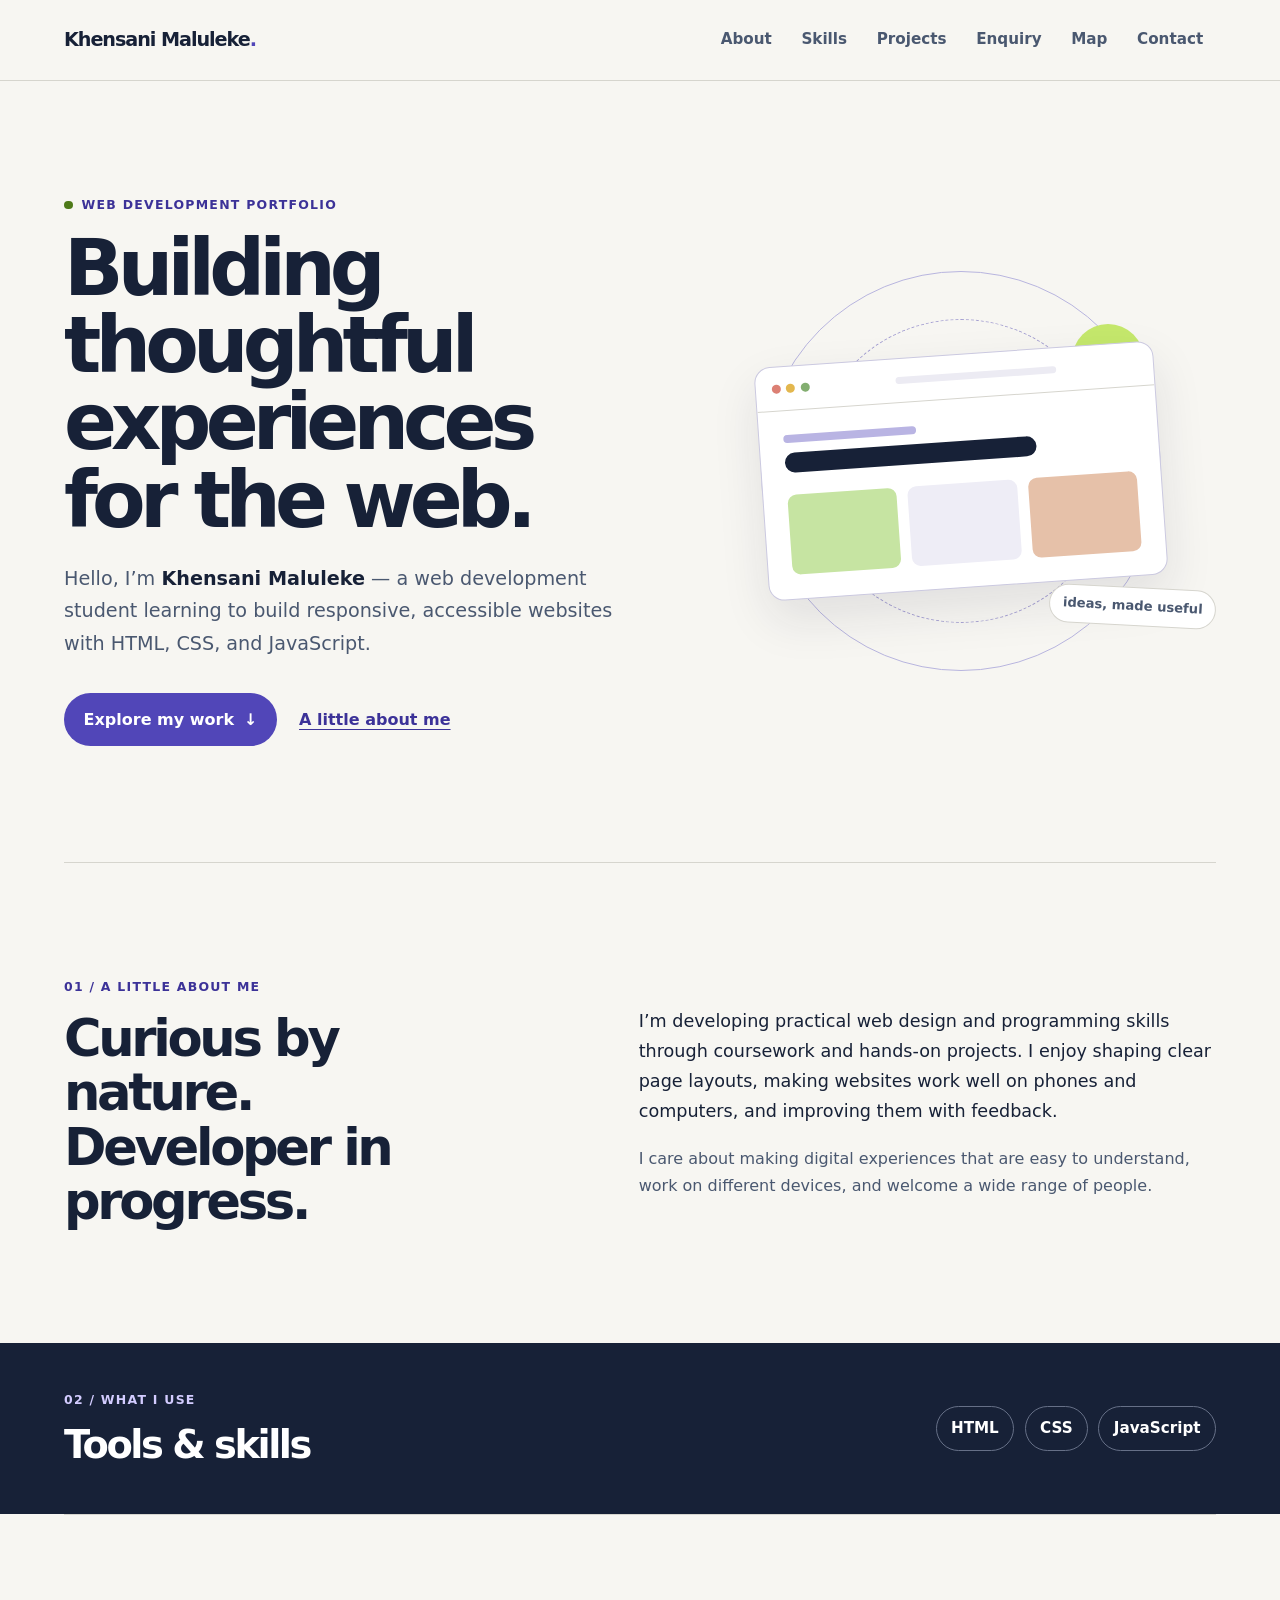
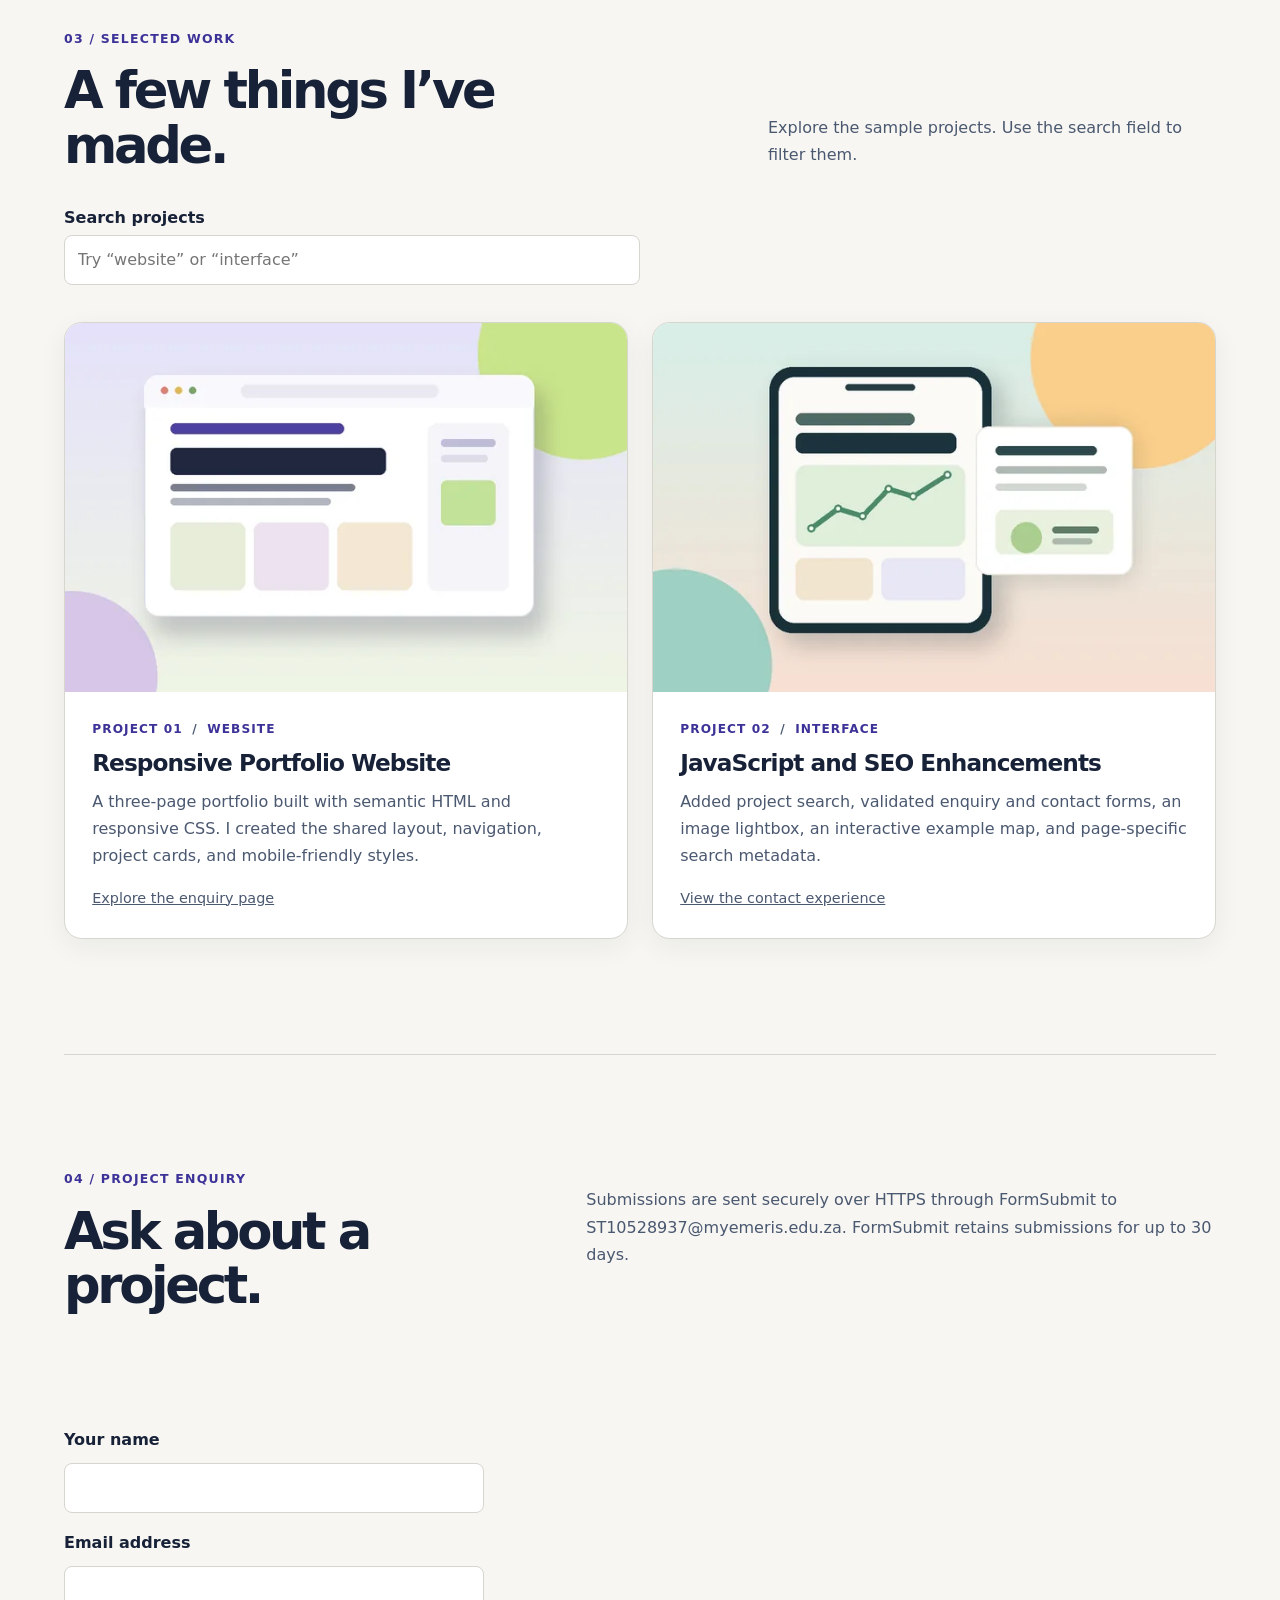
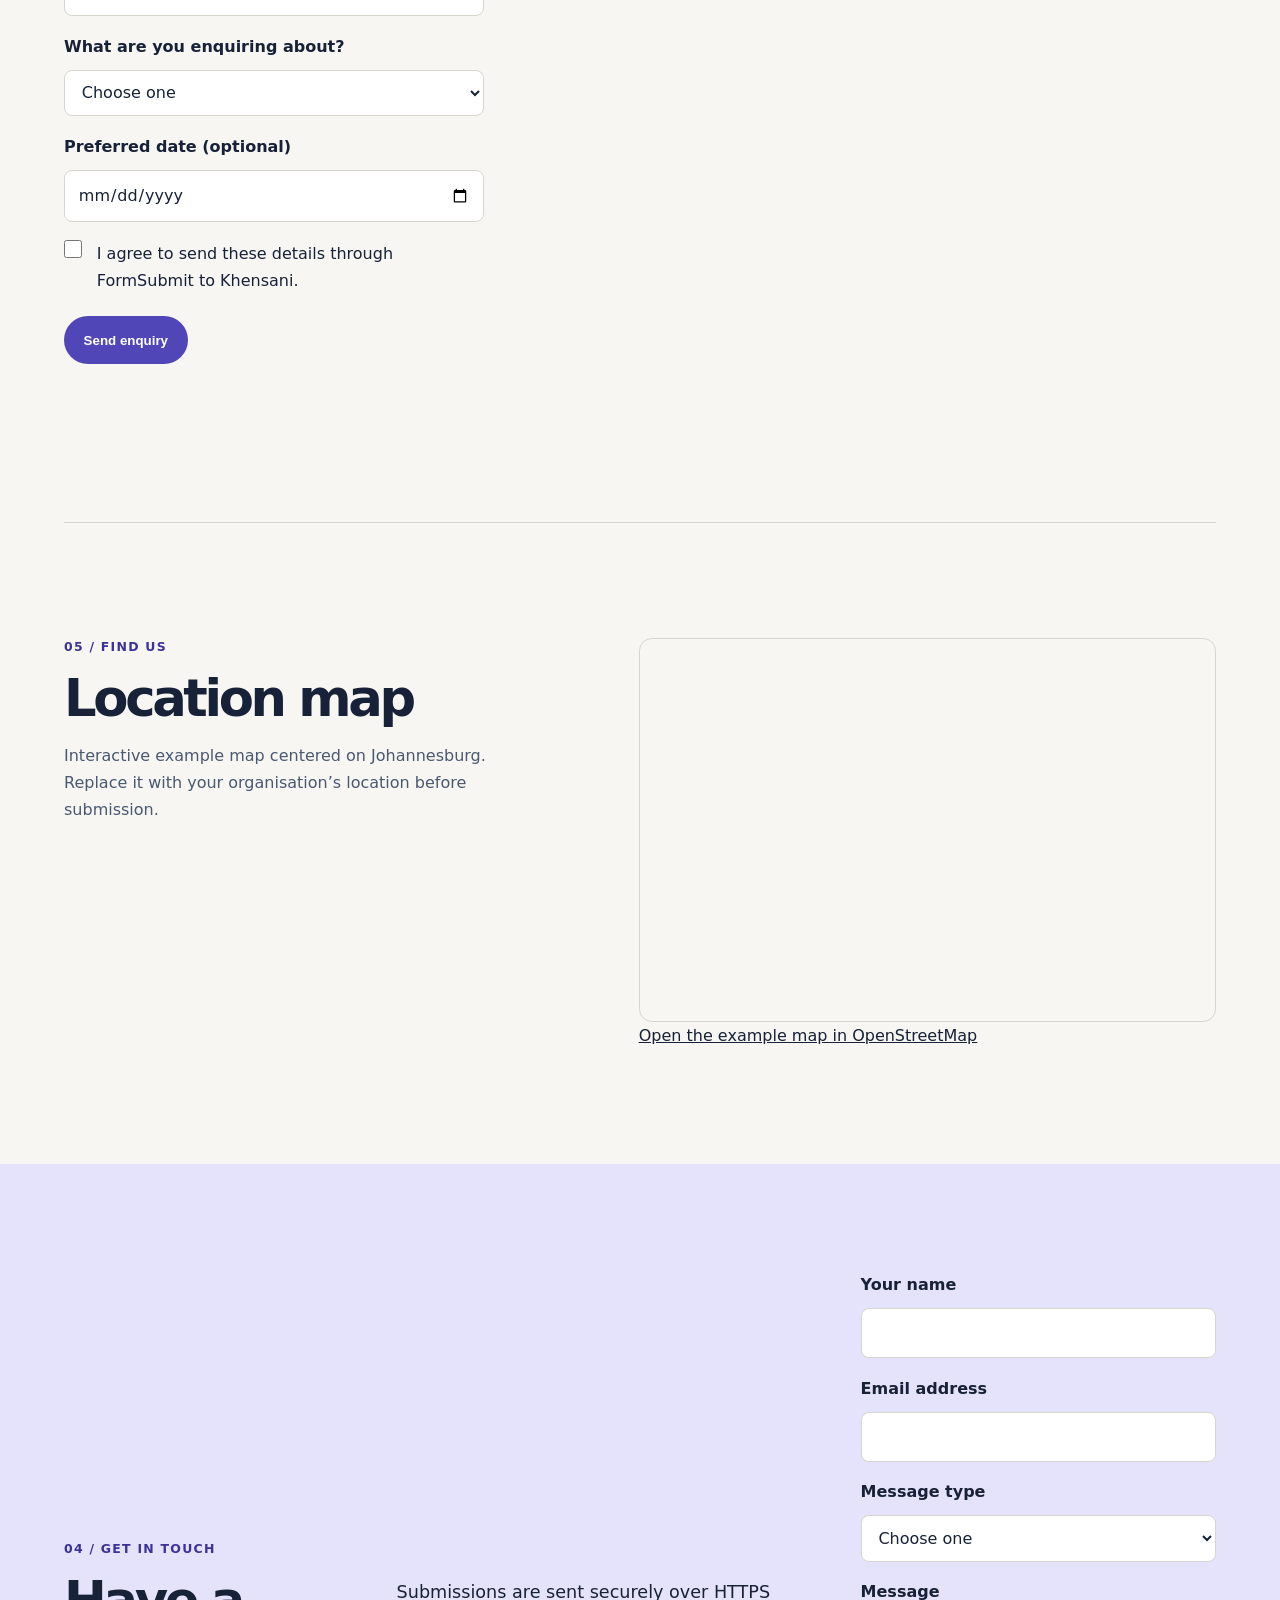
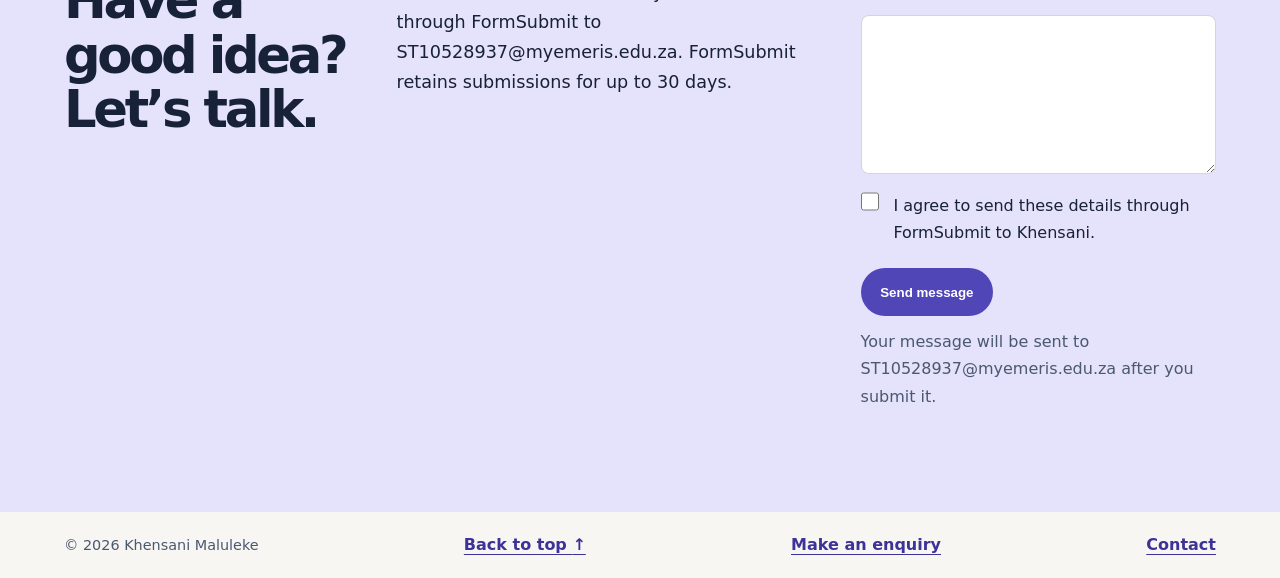
<file: index.html>
<!doctype html>
<html lang="en">
<head>
  <meta charset="utf-8">
  <meta name="viewport" content="width=device-width, initial-scale=1">
  <meta name="description" content="A web development portfolio featuring skills, selected projects, and contact information.">
  <meta name="keywords" content="web development, portfolio, HTML, CSS, JavaScript, responsive design">
  <meta name="robots" content="index,follow">
  <link rel="canonical" href="https://khensimckay.github.io/project-2/">
  <meta name="color-scheme" content="light dark">
  <title>Khensani Maluleke | Web Developer Portfolio</title>
  <link rel="stylesheet" href="css/style.css">
</head>
<body>
  <a class="skip-link" href="#main-content">Skip to main content</a>

  <header class="site-header">
    <div class="container header-inner">
      <a class="brand" href="#home" aria-label="Khensani Maluleke, home">Khensani Maluleke<span class="brand-dot" aria-hidden="true">.</span></a>
      <nav class="site-nav" aria-label="Main navigation">
        <ul>
          <li><a href="#about">About</a></li>
          <li><a href="#skills">Skills</a></li>
          <li><a href="#projects">Projects</a></li>
          <li><a href="enquiry.html">Enquiry</a></li>
          <li><a href="#location">Map</a></li>
          <li><a href="contact.html">Contact</a></li>
        </ul>
      </nav>
    </div>
  </header>

  <main id="main-content" tabindex="-1">
    <section class="hero container" id="home" aria-labelledby="hero-title">
      <div class="hero-copy">
        <p class="eyebrow"><span class="status-dot" aria-hidden="true"></span> WEB DEVELOPMENT PORTFOLIO</p>
        <h1 id="hero-title">Building thoughtful experiences for the web.</h1>
        <p class="hero-intro">Hello, I’m <strong>Khensani Maluleke</strong> — a web development student learning to build responsive, accessible websites with HTML, CSS, and JavaScript.</p>
        <div class="hero-actions">
          <a class="button button-primary" href="#projects">Explore my work <span aria-hidden="true">↓</span></a>
          <a class="text-link" href="#about">A little about me</a>
        </div>
      </div>
      <div class="hero-art" aria-hidden="true">
        <div class="art-sun"></div>
        <div class="art-window">
          <div class="art-window-bar"><i></i><i></i><i></i><span></span></div>
          <div class="art-window-content">
            <div class="art-line art-line-short"></div>
            <div class="art-line art-line-long"></div>
            <div class="art-blocks"><b></b><b></b><b></b></div>
          </div>
        </div>
        <span class="art-label">ideas, made useful</span>
      </div>
    </section>

    <section class="section container" id="about" aria-labelledby="about-title">
      <div class="section-heading">
        <p class="eyebrow">01 / A LITTLE ABOUT ME</p>
        <h2 id="about-title">Curious by nature.<br>Developer in progress.</h2>
      </div>
      <div class="section-copy">
        <p>I’m developing practical web design and programming skills through coursework and hands-on projects. I enjoy shaping clear page layouts, making websites work well on phones and computers, and improving them with feedback.</p>
        <p class="supporting-copy">I care about making digital experiences that are easy to understand, work on different devices, and welcome a wide range of people.</p>
      </div>
    </section>

    <section class="skills-band" id="skills" aria-labelledby="skills-title">
      <div class="container skills-inner">
        <div>
          <p class="eyebrow">02 / WHAT I USE</p>
          <h2 id="skills-title">Tools & skills</h2>
        </div>
        <ul class="skill-list" aria-label="Skills">
          <li>HTML</li>
          <li>CSS</li>
          <li>JavaScript</li>
        </ul>
      </div>
    </section>

    <section class="section projects-section container" id="projects" aria-labelledby="projects-title">
      <div class="projects-heading">
        <div>
          <p class="eyebrow">03 / SELECTED WORK</p>
          <h2 id="projects-title">A few things I’ve made.</h2>
        </div>
        <p class="supporting-copy">Explore the sample projects. Use the search field to filter them.</p>
      </div>
      <label class="project-search-label" for="project-search">Search projects</label>
      <input id="project-search" class="project-search" type="search" placeholder="Try “website” or “interface”" autocomplete="off">
      <p id="search-status" class="form-status" role="status" aria-live="polite"></p>
      <div class="project-grid">
        <article class="project-card" data-search="website portfolio web design responsive">
          <picture class="project-image">
            <source type="image/webp" srcset="assets/images/project-one-640.webp 640w, assets/images/project-one-960.webp 960w, assets/images/project-one-1280.webp 1280w" sizes="(max-width: 42rem) calc(100vw - 2.5rem), (max-width: 64rem) calc(50vw - 2.5rem), 34rem">
            <img src="assets/images/project-one-640.jpg" srcset="assets/images/project-one-640.jpg 640w, assets/images/project-one-960.jpg 960w, assets/images/project-one-1280.jpg 1280w" sizes="(max-width: 42rem) calc(100vw - 2.5rem), (max-width: 64rem) calc(50vw - 2.5rem), 34rem" width="640" height="420" alt="" loading="lazy" decoding="async">
          </picture>
          <div class="project-body">
            <p class="project-meta">PROJECT 01 <span aria-hidden="true">/</span> WEBSITE</p>
            <h3>Responsive Portfolio Website</h3>
            <p>A three-page portfolio built with semantic HTML and responsive CSS. I created the shared layout, navigation, project cards, and mobile-friendly styles.</p>
            <a class="project-link-placeholder" href="enquiry.html">Explore the enquiry page</a>
          </div>
        </article>
        <article class="project-card" data-search="interface app user experience design">
          <picture class="project-image">
            <source type="image/webp" srcset="assets/images/project-two-640.webp 640w, assets/images/project-two-960.webp 960w, assets/images/project-two-1280.webp 1280w" sizes="(max-width: 42rem) calc(100vw - 2.5rem), (max-width: 64rem) calc(50vw - 2.5rem), 34rem">
            <img src="assets/images/project-two-640.jpg" srcset="assets/images/project-two-640.jpg 640w, assets/images/project-two-960.jpg 960w, assets/images/project-two-1280.jpg 1280w" sizes="(max-width: 42rem) calc(100vw - 2.5rem), (max-width: 64rem) calc(50vw - 2.5rem), 34rem" width="640" height="420" alt="" loading="lazy" decoding="async">
          </picture>
          <div class="project-body">
            <p class="project-meta">PROJECT 02 <span aria-hidden="true">/</span> INTERFACE</p>
            <h3>JavaScript and SEO Enhancements</h3>
            <p>Added project search, validated enquiry and contact forms, an image lightbox, an interactive example map, and page-specific search metadata.</p>
            <a class="project-link-placeholder" href="contact.html">View the contact experience</a>
          </div>
        </article>
      </div>
    </section>

    <section class="section container enquiry-section" id="enquiry" aria-labelledby="enquiry-title">
      <div class="section-heading">
        <p class="eyebrow">04 / PROJECT ENQUIRY</p>
        <h2 id="enquiry-title">Ask about a project.</h2>
      </div>
      <p class="supporting-copy">Submissions are sent securely over HTTPS through FormSubmit to ST10528937@myemeris.edu.za. FormSubmit retains submissions for up to 30 days.</p>
      <form id="enquiry-form" class="site-form" action="https://formsubmit.co/ajax/ST10528937@myemeris.edu.za" method="post">
        <label for="enquiry-name">Your name</label>
        <input id="enquiry-name" name="name" autocomplete="name" required minlength="2" maxlength="80">
        <label for="enquiry-email">Email address</label>
        <input id="enquiry-email" name="email" type="email" autocomplete="email" required>
        <label for="enquiry-service">What are you enquiring about?</label>
        <select id="enquiry-service" name="service" required>
          <option value="">Choose one</option>
          <option>Website or portfolio</option><option>Product or service</option><option>Volunteering</option><option>Sponsorship</option>
        </select>
        <label for="enquiry-date">Preferred date (optional)</label>
        <input id="enquiry-date" name="date" type="date">
        <label class="consent-label" for="enquiry-consent"><input id="enquiry-consent" name="consent" type="checkbox" value="yes" required> I agree to send these details through FormSubmit to Khensani.</label>
        <input type="hidden" name="_subject" value="New project enquiry from portfolio">
        <input type="text" name="_honey" class="honeypot" tabindex="-1" autocomplete="off" aria-hidden="true">
        <button class="button button-primary" type="submit">Send enquiry</button>
        <p id="enquiry-status" class="form-status" role="status" aria-live="polite"></p>
      </form>
    </section>

    <section class="section container map-section" id="location" aria-labelledby="map-title">
      <div class="section-heading"><p class="eyebrow">05 / FIND US</p><h2 id="map-title">Location map</h2><p class="supporting-copy">Interactive example map centered on Johannesburg. Replace it with your organisation’s location before submission.</p></div>
      <div><iframe class="location-map" title="Interactive OpenStreetMap example centered on Johannesburg" src="https://www.openstreetmap.org/export/embed.html?bbox=28.017%2C-26.23%2C28.10%2C-26.15&amp;layer=mapnik&amp;marker=-26.2041%2C28.0473" loading="lazy" referrerpolicy="no-referrer"></iframe><a href="https://www.openstreetmap.org/?mlat=-26.2041&amp;mlon=28.0473#map=13/-26.2041/28.0473">Open the example map in OpenStreetMap</a></div>
    </section>

    <dialog id="image-lightbox" class="image-lightbox" aria-label="Enlarged project image">
      <button class="lightbox-close" type="button" aria-label="Close enlarged image">Close ×</button>
      <img alt="">
    </dialog>

    <section class="contact-section" id="contact" aria-labelledby="contact-title">
      <div class="container contact-inner">
        <div>
          <p class="eyebrow">04 / GET IN TOUCH</p>
          <h2 id="contact-title">Have a good idea?<br>Let’s talk.</h2>
        </div>
        <p class="supporting-copy">Submissions are sent securely over HTTPS through FormSubmit to ST10528937@myemeris.edu.za. FormSubmit retains submissions for up to 30 days.</p>
        <form id="contact-form" class="site-form contact-form" action="https://formsubmit.co/ajax/ST10528937@myemeris.edu.za" method="post">
          <label for="contact-name">Your name</label><input id="contact-name" name="name" autocomplete="name" required minlength="2" maxlength="80">
          <label for="contact-email">Email address</label><input id="contact-email" name="email" type="email" autocomplete="email" required>
          <label for="contact-type">Message type</label>
          <select id="contact-type" name="message_type" required><option value="">Choose one</option><option>General question</option><option>Feedback</option><option>Collaboration</option></select>
          <label for="contact-message">Message</label><textarea id="contact-message" name="message" required minlength="10" maxlength="2000" rows="5"></textarea>
          <label class="consent-label" for="contact-consent"><input id="contact-consent" name="consent" type="checkbox" value="yes" required> I agree to send these details through FormSubmit to Khensani.</label>
          <input type="hidden" name="_subject" value="New portfolio contact message">
          <input type="text" name="_honey" class="honeypot" tabindex="-1" autocomplete="off" aria-hidden="true">
          <button class="button button-primary" type="submit">Send message</button>
          <p id="contact-status" class="form-status" role="status" aria-live="polite">Your message will be sent to ST10528937@myemeris.edu.za after you submit it.</p>
        </form>
      </div>
    </section>
  </main>

  <footer class="site-footer">
    <div class="container footer-inner">
      <p>© <span id="current-year">2026</span> Khensani Maluleke</p>
      <a href="#home">Back to top <span aria-hidden="true">↑</span></a>
      <a href="enquiry.html">Make an enquiry</a>
      <a href="contact.html">Contact</a>
    </div>
  </footer>
  <script src="js/main.js" defer></script>
</body>
</html>
</file>
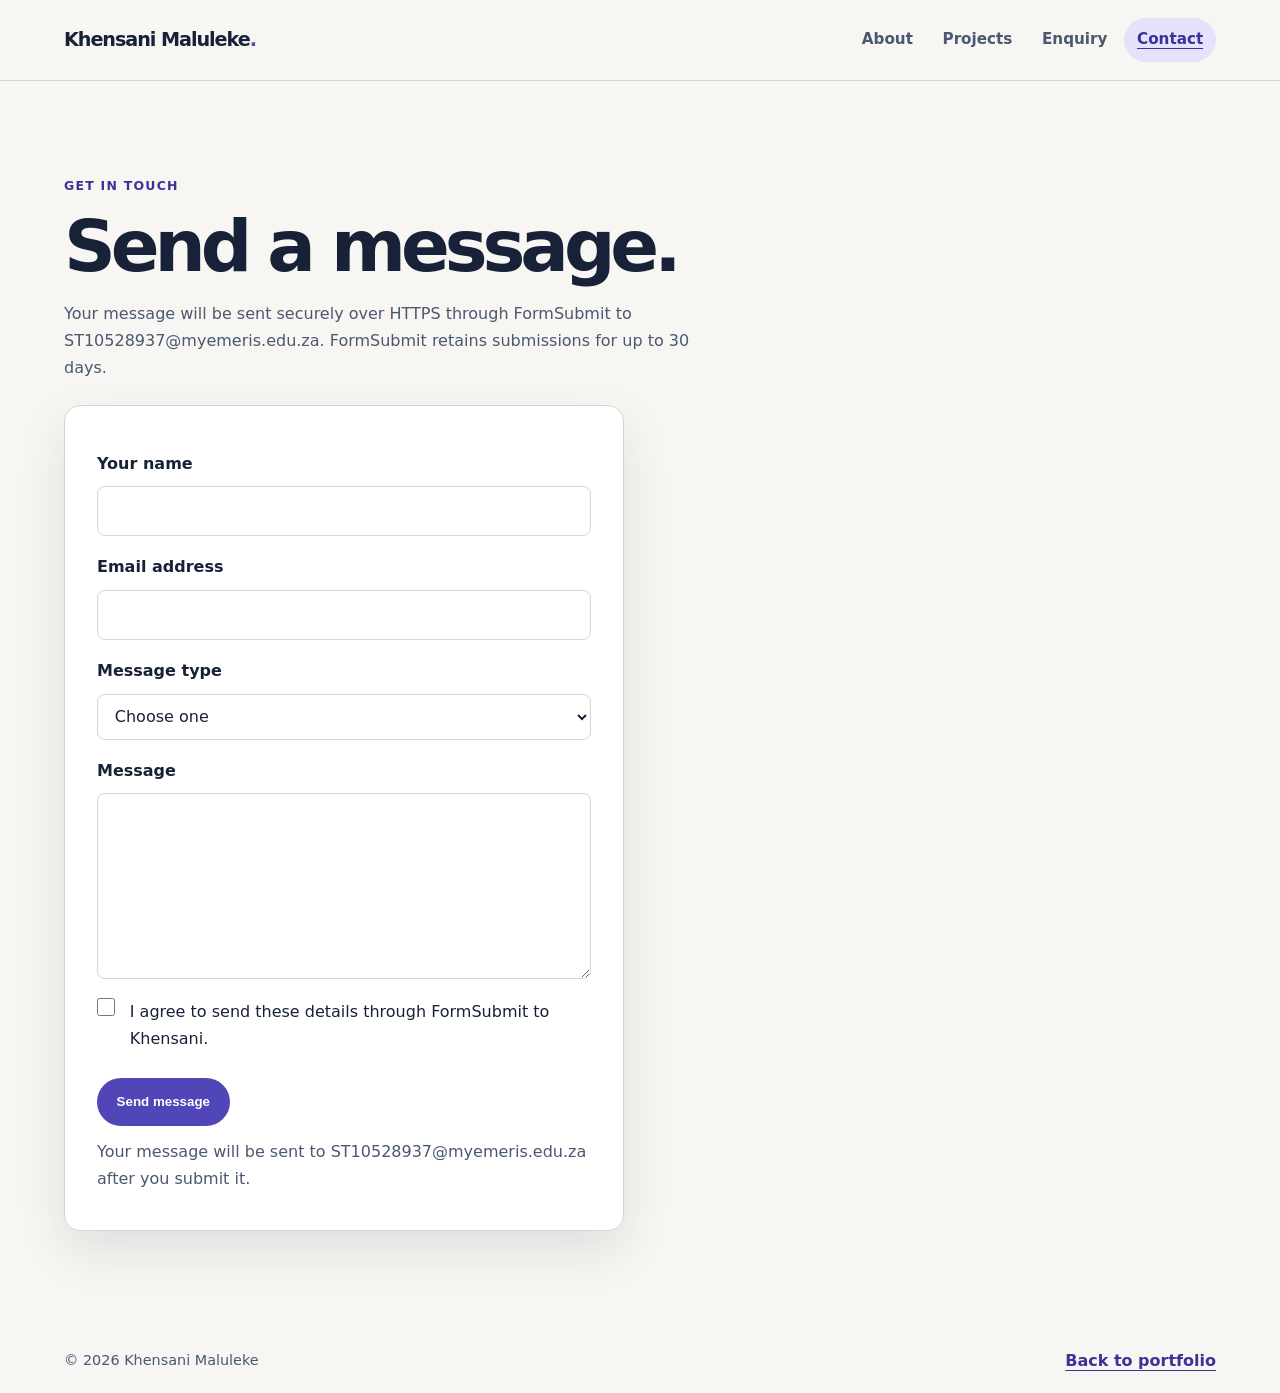
<file: contact.html>
<!doctype html>
<html lang="en">
<head>
  <meta charset="utf-8">
  <meta name="viewport" content="width=device-width, initial-scale=1">
  <meta name="description" content="Contact Khensani Maluleke with a question, feedback, or collaboration message.">
  <meta name="keywords" content="contact, web developer, portfolio, collaboration">
  <meta name="robots" content="index,follow">
  <link rel="canonical" href="https://khensimckay.github.io/project-2/contact.html">
  <meta name="color-scheme" content="light dark">
  <title>Contact | Khensani Maluleke</title>
  <link rel="stylesheet" href="css/style.css">
</head>
<body>
  <a class="skip-link" href="#main-content">Skip to main content</a>
  <header class="site-header"><div class="container header-inner">
    <a class="brand" href="index.html">Khensani Maluleke<span class="brand-dot" aria-hidden="true">.</span></a>
    <nav class="site-nav" aria-label="Main navigation"><ul>
      <li><a href="index.html#about">About</a></li><li><a href="index.html#projects">Projects</a></li>
      <li><a href="enquiry.html">Enquiry</a></li><li><a href="contact.html" aria-current="page">Contact</a></li>
    </ul></nav>
  </div></header>
  <main id="main-content" class="container standalone-page" tabindex="-1">
    <p class="eyebrow">GET IN TOUCH</p>
    <h1>Send a message.</h1>
    <p class="supporting-copy">Your message will be sent securely over HTTPS through FormSubmit to ST10528937@myemeris.edu.za. FormSubmit retains submissions for up to 30 days.</p>
    <form id="contact-form" class="site-form contact-form" action="https://formsubmit.co/ajax/ST10528937@myemeris.edu.za" method="post">
      <label for="contact-name">Your name</label><input id="contact-name" name="name" autocomplete="name" required minlength="2" maxlength="80">
      <label for="contact-email">Email address</label><input id="contact-email" name="email" type="email" autocomplete="email" required>
      <label for="contact-type">Message type</label>
      <select id="contact-type" name="message_type" required><option value="">Choose one</option><option>General question</option><option>Feedback</option><option>Collaboration</option></select>
      <label for="contact-message">Message</label><textarea id="contact-message" name="message" required minlength="10" maxlength="2000" rows="6"></textarea>
      <label class="consent-label" for="contact-consent"><input id="contact-consent" name="consent" type="checkbox" value="yes" required> I agree to send these details through FormSubmit to Khensani.</label>
      <input type="hidden" name="_subject" value="New portfolio contact message">
      <input type="text" name="_honey" class="honeypot" tabindex="-1" autocomplete="off" aria-hidden="true">
      <button class="button button-primary" type="submit">Send message</button>
      <p id="contact-status" class="form-status" role="status" aria-live="polite">Your message will be sent to ST10528937@myemeris.edu.za after you submit it.</p>
    </form>
  </main>
  <footer class="site-footer"><div class="container footer-inner"><p>© <span id="current-year">2026</span> Khensani Maluleke</p><a href="index.html">Back to portfolio</a></div></footer>
  <script src="js/main.js" defer></script>
</body>
</html>
</file>
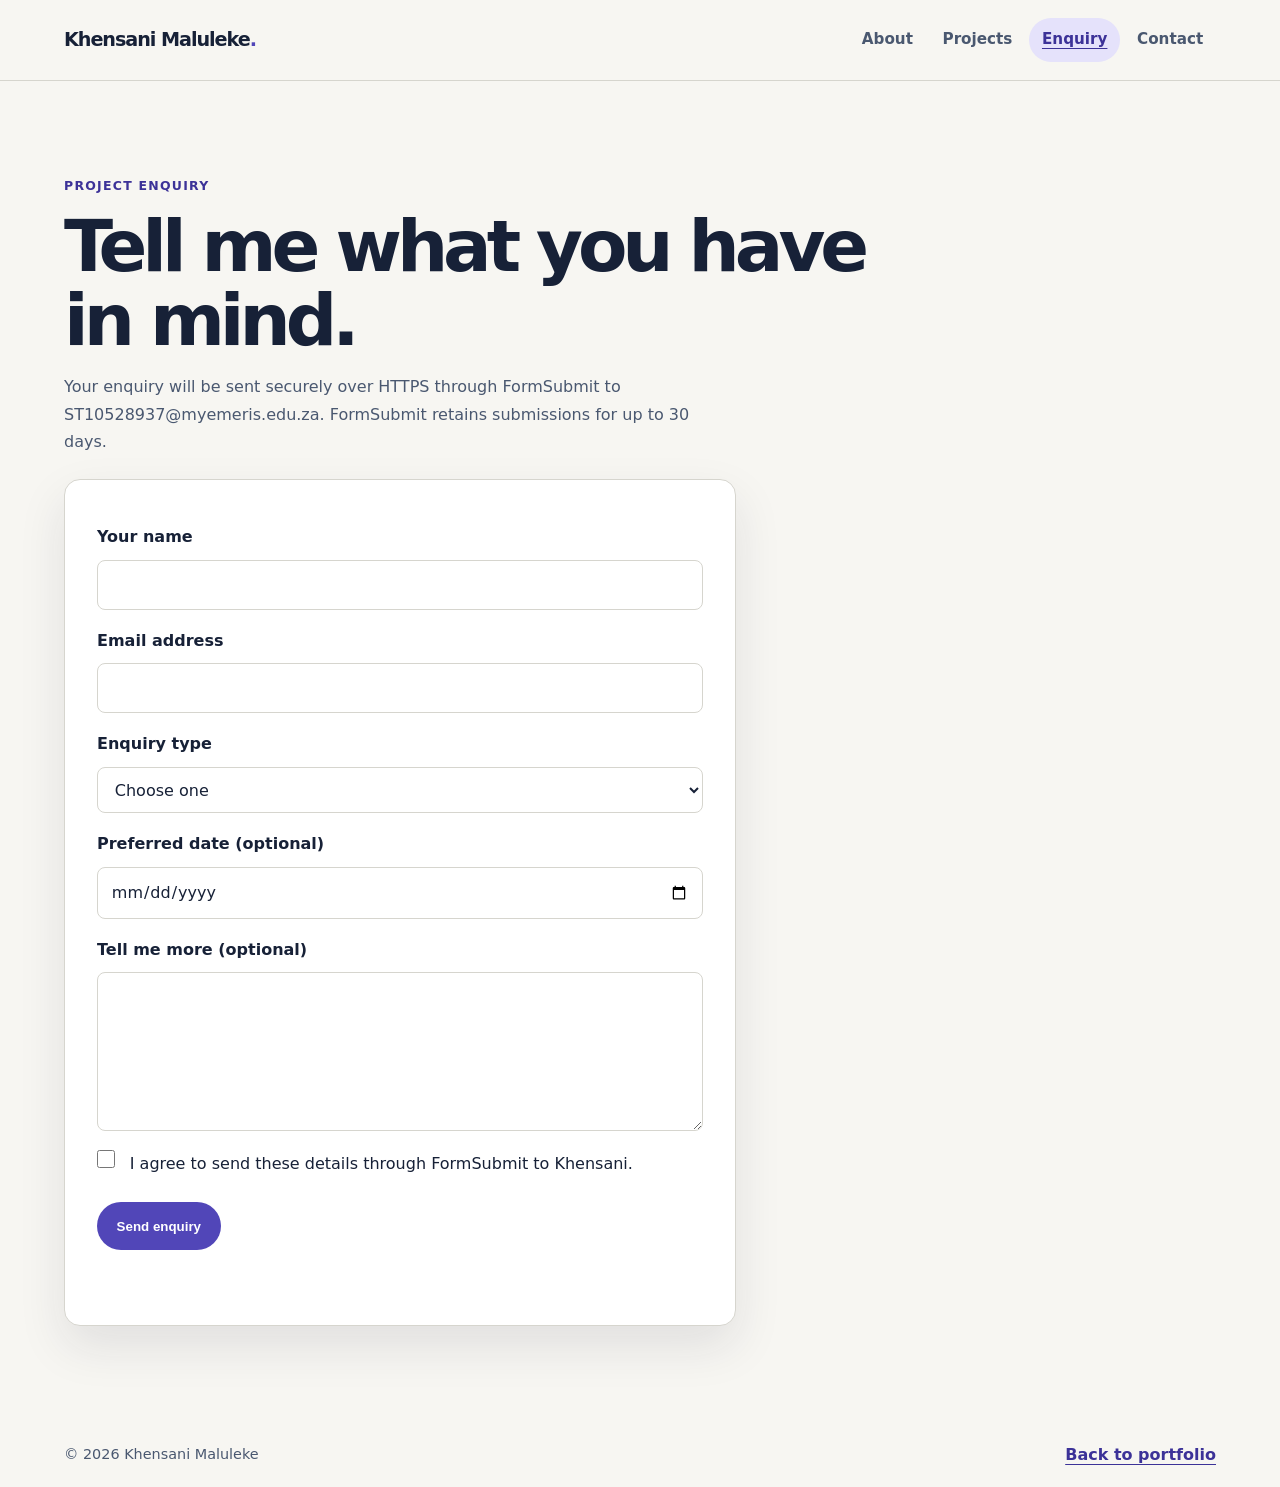
<file: enquiry.html>
<!doctype html>
<html lang="en">
<head>
  <meta charset="utf-8">
  <meta name="viewport" content="width=device-width, initial-scale=1">
  <meta name="description" content="Send a project, service, volunteering, or sponsorship enquiry to Khensani Maluleke.">
  <meta name="keywords" content="project enquiry, web development, services, volunteering, sponsorship">
  <meta name="robots" content="index,follow">
  <link rel="canonical" href="https://khensimckay.github.io/project-2/enquiry.html">
  <meta name="color-scheme" content="light dark">
  <title>Project Enquiry | Khensani Maluleke</title>
  <link rel="stylesheet" href="css/style.css">
</head>
<body>
  <a class="skip-link" href="#main-content">Skip to main content</a>
  <header class="site-header"><div class="container header-inner">
    <a class="brand" href="index.html">Khensani Maluleke<span class="brand-dot" aria-hidden="true">.</span></a>
    <nav class="site-nav" aria-label="Main navigation"><ul>
      <li><a href="index.html#about">About</a></li><li><a href="index.html#projects">Projects</a></li>
      <li><a href="enquiry.html" aria-current="page">Enquiry</a></li><li><a href="contact.html">Contact</a></li>
    </ul></nav>
  </div></header>
  <main id="main-content" class="container standalone-page" tabindex="-1">
    <p class="eyebrow">PROJECT ENQUIRY</p>
    <h1>Tell me what you have in mind.</h1>
    <p class="supporting-copy">Your enquiry will be sent securely over HTTPS through FormSubmit to ST10528937@myemeris.edu.za. FormSubmit retains submissions for up to 30 days.</p>
    <form id="enquiry-form" class="site-form" action="https://formsubmit.co/ajax/ST10528937@myemeris.edu.za" method="post">
      <label for="enquiry-name">Your name</label>
      <input id="enquiry-name" name="name" autocomplete="name" required minlength="2" maxlength="80">
      <label for="enquiry-email">Email address</label>
      <input id="enquiry-email" name="email" type="email" autocomplete="email" required>
      <label for="enquiry-service">Enquiry type</label>
      <select id="enquiry-service" name="service" required>
        <option value="">Choose one</option><option>Website or portfolio</option><option>Product or service</option><option>Volunteering</option><option>Sponsorship</option>
      </select>
      <label for="enquiry-date">Preferred date (optional)</label><input id="enquiry-date" name="date" type="date">
      <label for="enquiry-message">Tell me more (optional)</label><textarea id="enquiry-message" name="message" maxlength="1500" rows="5"></textarea>
      <label class="consent-label" for="enquiry-consent"><input id="enquiry-consent" name="consent" type="checkbox" value="yes" required> I agree to send these details through FormSubmit to Khensani.</label>
      <input type="hidden" name="_subject" value="New project enquiry from portfolio">
      <input type="text" name="_honey" class="honeypot" tabindex="-1" autocomplete="off" aria-hidden="true">
      <button class="button button-primary" type="submit">Send enquiry</button>
      <p id="enquiry-status" class="form-status" role="status" aria-live="polite"></p>
    </form>
  </main>
  <footer class="site-footer"><div class="container footer-inner"><p>© <span id="current-year">2026</span> Khensani Maluleke</p><a href="index.html">Back to portfolio</a></div></footer>
  <script src="js/main.js" defer></script>
</body>
</html>
</file>
<file: css/style.css>
/* Part Two: responsive portfolio styles */
:root {
  color-scheme: light dark;
  --page: #f7f6f2;
  --surface: #ffffff;
  --surface-soft: #efeee7;
  --ink: #172137;
  --muted: #4a5870;
  --accent: #5146b8;
  --accent-hover: #3c3298;
  --accent-pale: #e5e2fb;
  --line: #d6d5ce;
  --dark: #172137;
  --dark-muted: #c9d1df;
  --highlight: #c5e86c;
  --shadow: 0 1.25rem 3rem rgb(25 31 62 / 10%);
  --content: 72rem;
  font-family: Inter, ui-sans-serif, system-ui, -apple-system, BlinkMacSystemFont, "Segoe UI", sans-serif;
  font-synthesis: none;
  text-rendering: optimizeLegibility;
  -webkit-font-smoothing: antialiased;
  -moz-osx-font-smoothing: grayscale;
}

*,
*::before,
*::after { box-sizing: border-box; }

html { scroll-behavior: smooth; scroll-padding-top: 5.5rem; }
body {
  min-width: 20rem;
  margin: 0;
  background: var(--page);
  color: var(--ink);
  font-size: 1rem;
  line-height: 1.7;
}
img, picture { display: block; max-width: 100%; }
img { height: auto; }
a { color: inherit; }
button, a { -webkit-tap-highlight-color: transparent; }
:target { scroll-margin-block: 6rem; }
.container { width: min(100% - 2.5rem, var(--content)); margin-inline: auto; }

.skip-link {
  position: absolute;
  z-index: 20;
  top: 0.75rem;
  left: 0.75rem;
  padding: 0.7rem 1rem;
  transform: translateY(-160%);
  border: 2px solid currentColor;
  border-radius: 0.6rem;
  background: var(--surface);
  color: var(--ink);
  font-weight: 700;
}
.skip-link:focus { transform: translateY(0); }

.site-header { border-bottom: 1px solid var(--line); background: var(--page); }
.header-inner { display: flex; min-height: 5rem; align-items: center; justify-content: space-between; gap: 1.5rem; }
.brand { color: var(--ink); font-size: 1.2rem; font-weight: 850; letter-spacing: -0.055em; text-decoration: none; }
.brand-dot { color: var(--accent); }
.site-nav ul { display: flex; flex-wrap: wrap; align-items: center; gap: 0.25rem; margin: 0; padding: 0; list-style: none; }
.site-nav a {
  display: inline-flex;
  min-height: 2.75rem;
  align-items: center;
  padding: 0.5rem 0.8rem;
  border-radius: 999px;
  color: var(--muted);
  font-size: 0.95rem;
  font-weight: 650;
  text-decoration: underline;
  text-decoration-color: transparent;
  text-underline-offset: 0.25em;
  transition: color 160ms ease, background-color 160ms ease, text-decoration-color 160ms ease;
}
.site-nav a:hover { background: var(--accent-pale); color: var(--accent-hover); text-decoration-color: currentColor; }

.hero {
  display: grid;
  min-height: 34rem;
  grid-template-columns: minmax(0, 1.05fr) minmax(18rem, 0.95fr);
  align-items: center;
  gap: clamp(2rem, 6vw, 5rem);
  padding-block: clamp(4rem, 9vw, 7.5rem);
}
.hero-copy { position: relative; z-index: 1; }
.eyebrow { display: flex; align-items: center; gap: 0.55rem; margin: 0 0 1rem; color: var(--accent-hover); font-size: 0.78rem; font-weight: 800; letter-spacing: 0.1em; line-height: 1.4; }
.status-dot { width: 0.55rem; height: 0.55rem; flex: 0 0 auto; border-radius: 50%; background: #4e7a19; }
h1, h2, h3 { color: var(--ink); }
.hero h1 { max-width: 11ch; margin: 0; font-size: clamp(2.7rem, 6.1vw, 5.5rem); font-weight: 800; letter-spacing: -0.075em; line-height: 0.99; }
.hero-intro { max-width: 38rem; margin: 1.5rem 0 0; color: var(--muted); font-size: clamp(1.05rem, 1.5vw, 1.2rem); }
.hero-intro strong { color: var(--ink); }
.hero-actions { display: flex; flex-wrap: wrap; align-items: center; gap: 1rem 1.4rem; margin-top: 2rem; }
.button { display: inline-flex; min-height: 3rem; align-items: center; justify-content: center; gap: 0.6rem; padding: 0.7rem 1.1rem; border: 2px solid transparent; border-radius: 999px; font-weight: 750; text-decoration: none; }
.button-primary { background: var(--accent); color: #fff; transition: background-color 160ms ease, transform 160ms ease; }
.button-primary:hover { transform: translateY(-2px); background: var(--accent-hover); }
.text-link, .site-footer a { color: var(--accent-hover); font-weight: 700; text-decoration-thickness: 0.09em; text-underline-offset: 0.22em; }

.hero-art { position: relative; display: grid; min-height: 23rem; place-items: center; isolation: isolate; }
.hero-art::before { position: absolute; z-index: -1; width: min(90%, 25rem); aspect-ratio: 1; border: 1px solid #b8b5df; border-radius: 50%; content: ""; }
.hero-art::after { position: absolute; z-index: -1; width: min(72%, 19rem); aspect-ratio: 1; border: 1px dashed #a6a1d2; border-radius: 50%; content: ""; }
.art-sun { position: absolute; top: 10%; right: 14%; width: 4.5rem; aspect-ratio: 1; border-radius: 50%; background: var(--highlight); }
.art-window { width: min(100%, 25rem); overflow: hidden; transform: rotate(-4deg); border: 1px solid #cbc9e0; border-radius: 1rem; background: var(--surface); box-shadow: var(--shadow); }
.art-window-bar { display: flex; height: 2.75rem; align-items: center; gap: 0.35rem; padding-inline: 1rem; border-bottom: 1px solid var(--line); }
.art-window-bar i { width: 0.55rem; aspect-ratio: 1; border-radius: 50%; background: #c4c2d7; }
.art-window-bar i:first-child { background: #dc8074; }
.art-window-bar i:nth-child(2) { background: #e3b74e; }
.art-window-bar i:nth-child(3) { background: #83ae70; }
.art-window-bar span { width: 44%; height: 0.42rem; margin-inline: auto; border-radius: 99px; background: #ecebf3; }
.art-window-content { padding: 1.5rem; }
.art-line { height: 0.65rem; margin-bottom: 0.65rem; border-radius: 99px; background: #dad8ee; }
.art-line-short { width: 38%; height: 0.5rem; background: #b9b4e3; }
.art-line-long { width: 72%; height: 1.2rem; background: var(--dark); }
.art-blocks { display: grid; grid-template-columns: 1fr 1fr 1fr; gap: 0.7rem; margin-top: 1.4rem; }
.art-blocks b { min-height: 5rem; border-radius: 0.55rem; background: #eeedf6; }
.art-blocks b:first-child { background: #c6e4a2; }
.art-blocks b:last-child { background: #e6c1a9; }
.art-label { position: absolute; right: 0; bottom: 8%; padding: 0.45rem 0.8rem; transform: rotate(3deg); border: 1px solid var(--line); border-radius: 99px; background: var(--surface); color: var(--muted); font-size: 0.82rem; font-weight: 650; }

.section { display: grid; grid-template-columns: 0.9fr 1.1fr; gap: clamp(2rem, 8vw, 8rem); padding-block: clamp(4rem, 9vw, 7.5rem); border-top: 1px solid var(--line); }
.section-heading h2, .skills-inner h2, .projects-heading h2, .contact-inner h2 { margin: 0; font-size: clamp(2rem, 4vw, 3.4rem); font-weight: 780; letter-spacing: -0.065em; line-height: 1.06; }
.section-copy { max-width: 40rem; padding-top: 1.85rem; }
.section-copy p { margin: 0; font-size: 1.1rem; }
.supporting-copy { color: var(--muted); }
.section-copy .supporting-copy { margin-top: 1.1rem; font-size: 1rem; }

.skills-band { padding-block: 3rem; background: var(--dark); color: #fff; }
.skills-inner { display: flex; align-items: center; justify-content: space-between; gap: 2rem; }
.skills-inner .eyebrow { color: #d3ccff; }
.skills-inner h2 { color: #fff; font-size: clamp(1.8rem, 3vw, 2.4rem); }
.skill-list { display: flex; flex-wrap: wrap; justify-content: flex-end; gap: 0.65rem; margin: 0; padding: 0; list-style: none; }
.skill-list li { padding: 0.55rem 0.9rem; border: 1px solid #667087; border-radius: 999px; color: #fff; font-size: 0.95rem; font-weight: 650; }

.projects-section { display: block; }
.projects-heading { display: flex; align-items: end; justify-content: space-between; gap: 2rem; margin-bottom: 2rem; }
.projects-heading h2 { max-width: 14ch; }
.projects-heading > p { max-width: 28rem; margin: 0 0 0.2rem; }
.project-grid { display: grid; grid-template-columns: repeat(2, minmax(0, 1fr)); gap: 1.5rem; }
.project-search-label, .site-form label { display: block; margin: 0.7rem 0 0.25rem; font-weight: 700; }
.project-search, .site-form input, .site-form select, .site-form textarea { width: 100%; min-height: 2.9rem; padding: 0.65rem 0.8rem; border: 1px solid var(--line); border-radius: 0.5rem; background: var(--surface); color: var(--ink); font: inherit; }
.project-search { max-width: 36rem; }
.project-search:focus, .site-form :focus { outline: 3px solid var(--accent); outline-offset: 2px; }
.site-form { display: grid; gap: 0.35rem; max-width: 42rem; }
.site-form textarea { resize: vertical; }
.site-form input[type="checkbox"] { width: 1.15rem; min-height: 1.15rem; margin: 0 0.5rem 0 0; accent-color: var(--accent); vertical-align: middle; }
.site-form .consent-label { display: flex; align-items: flex-start; gap: 0.4rem; margin-top: 0.8rem; font-weight: 500; }
.site-form .consent-label input { flex: 0 0 auto; }
.honeypot { position: absolute !important; width: 1px !important; height: 1px !important; overflow: hidden !important; clip-path: inset(50%); white-space: nowrap; }
.site-form button { justify-self: start; margin-top: 0.75rem; }
.form-status { min-height: 1.5em; margin: 0.4rem 0; color: var(--muted); }
.contact-form { width: min(100%, 35rem); }
.contact-inner { align-items: flex-start; }
.enquiry-section { grid-template-columns: 0.8fr 1.2fr; }
.project-card { min-width: 0; overflow: hidden; border: 1px solid var(--line); border-radius: 1.1rem; background: var(--surface); box-shadow: 0 0.5rem 1.75rem rgb(25 31 62 / 6%); }
.project-image { overflow: hidden; background: var(--surface-soft); aspect-ratio: 16 / 10.5; }
.project-image img { width: 100%; height: 100%; object-fit: cover; transition: transform 220ms ease; }
.project-card:hover .project-image img { transform: scale(1.025); }
.project-body { padding: clamp(1.2rem, 2.5vw, 1.7rem); }
.project-meta { margin: 0 0 0.6rem; color: var(--accent-hover); font-size: 0.76rem; font-weight: 800; letter-spacing: 0.09em; }
.project-meta span { padding-inline: 0.25rem; color: var(--muted); }
.project-body h3 { margin: 0; font-size: 1.45rem; letter-spacing: -0.04em; line-height: 1.2; }
.project-body > p:not(.project-meta) { margin: 0.7rem 0 0; color: var(--muted); }
.project-link-placeholder { display: inline-block; margin-top: 1rem; color: var(--muted); font-size: 0.9rem; font-style: italic; }

.contact-section { padding-block: clamp(3.5rem, 8vw, 6rem); background: var(--accent-pale); }
.contact-inner { display: flex; align-items: center; justify-content: space-between; gap: 2rem; }
.contact-inner .eyebrow { color: var(--accent-hover); }
.contact-inner h2 { max-width: 15ch; }
.contact-inner > p { max-width: 27rem; margin: 0; color: var(--ink); font-size: 1.1rem; }
.site-footer { padding-block: 1.2rem; background: var(--page); }
.footer-inner { display: flex; align-items: center; justify-content: space-between; gap: 1rem; }
.footer-inner p { margin: 0; color: var(--muted); font-size: 0.9rem; }

:focus-visible { outline: 3px solid var(--accent); outline-offset: 4px; }
.contact-section :focus-visible, .skills-band :focus-visible { outline-color: currentColor; }

/* Tablet: stack the hero, keep project cards in two columns, and reflow content. */
@media (max-width: 64rem) {
  .hero { min-height: 0; grid-template-columns: minmax(0, 1fr) minmax(15rem, 0.8fr); gap: 2rem; }
  .hero-art { min-height: 20rem; }
  .section { gap: 3rem; }
  .enquiry-section { grid-template-columns: minmax(0, 1fr) minmax(0, 1.2fr); }
  .skills-inner { align-items: flex-start; flex-direction: column; }
  .skill-list { justify-content: flex-start; }
}

/* Mobile: use one column, compact spacing, and a wrapping navigation. */
@media (max-width: 42rem) {
  html { scroll-padding-top: 1rem; }
  .container { width: min(100% - 2rem, var(--content)); }
  .header-inner { min-height: 0; align-items: flex-start; flex-direction: column; gap: 0.35rem; padding-block: 0.9rem; }
  .site-nav { width: 100%; }
  .site-nav ul { gap: 0.15rem; }
  .site-nav a { min-height: 2.75rem; padding-inline: 0.65rem; font-size: 0.92rem; }
  .hero { grid-template-columns: minmax(0, 1fr); gap: 1rem; padding-block: 4rem 2.5rem; }
  .hero h1 { max-width: 10ch; font-size: clamp(2.65rem, 13vw, 4.2rem); }
  .hero-art { min-height: 17rem; }
  .art-window { width: min(86%, 22rem); }
  .art-label { right: 2%; }
  .section { grid-template-columns: minmax(0, 1fr); gap: 0.7rem; padding-block: 3.5rem; }
  .enquiry-section { grid-template-columns: minmax(0, 1fr); }
  .section-copy { padding-top: 0.5rem; }
  .skills-band { padding-block: 2.4rem; }
  .projects-heading { align-items: flex-start; flex-direction: column; gap: 0.8rem; }
  .project-grid { grid-template-columns: minmax(0, 1fr); gap: 1rem; }
  .contact-inner { align-items: flex-start; flex-direction: column; gap: 1rem; }
}

@media (prefers-color-scheme: dark) {
  :root {
    --page: #111725;
    --surface: #1a2233;
    --surface-soft: #222d42;
    --ink: #f4f3fb;
    --muted: #c2cce0;
    --accent: #bcb4ff;
    --accent-hover: #d8d3ff;
    --accent-pale: #292543;
    --line: #424b5d;
    --dark: #090f1b;
    --dark-muted: #d1d8e4;
    --highlight: #c5e86c;
    --shadow: 0 1.25rem 3rem rgb(0 0 0 / 28%);
  }
  .button-primary { background: #4e44b2; color: #fff; }
  .button-primary:hover { background: #6258c5; }
  .status-dot { background: #b8e17a; }
  .art-line-long { background: #28324a; }
  .art-blocks b { background: #34354a; }
  .art-blocks b:first-child { background: #415738; }
  .art-blocks b:last-child { background: #644c43; }
  .contact-inner > p { color: var(--ink); }
  .skill-list li { border-color: #707b90; }
}

@media (prefers-contrast: more) {
  :root { --line: currentColor; }
  .site-nav a, .text-link, .site-footer a { text-decoration: underline; text-underline-offset: 0.22em; }
  .project-card, .hero-art::before, .hero-art::after { border-width: 2px; }
}

@media (forced-colors: active) {
  .project-card, .button, .skill-list li, .hero-art::before, .hero-art::after { border: 1px solid CanvasText; }
  .button-primary { border-color: ButtonText; background: ButtonFace; color: ButtonText; }
  .status-dot, .art-sun, .art-window, .art-window-bar i, .art-blocks b { forced-color-adjust: none; }
  :focus-visible { outline-color: Highlight; }
}

@media (prefers-reduced-motion: reduce) {
  *, *::before, *::after { scroll-behavior: auto !important; transition-duration: 0.01ms !important; animation-duration: 0.01ms !important; }
}

.project-image img[role="button"] { cursor: zoom-in; }
.location-map { display: block; width: 100%; min-height: 24rem; border: 1px solid var(--line); border-radius: 0.8rem; }
.image-lightbox { width: min(92vw, 70rem); max-width: none; padding: 1rem; border: 1px solid var(--line); border-radius: 1rem; background: var(--surface); color: var(--ink); }
.image-lightbox::backdrop { background: rgb(10 14 25 / 82%); }
.image-lightbox img { width: 100%; max-height: 78vh; object-fit: contain; }
.lightbox-close { display: block; margin: 0 0 0.75rem auto; min-height: 2.75rem; padding: 0.5rem 0.8rem; border: 1px solid var(--line); border-radius: 0.5rem; background: var(--surface); color: var(--ink); font: inherit; cursor: pointer; }
.site-nav a[aria-current="page"] { background: var(--accent-pale); color: var(--accent-hover); text-decoration-color: currentColor; }
.standalone-page { min-height: 70vh; padding-block: clamp(3rem, 8vw, 6rem); }
.standalone-page h1 { max-width: 16ch; margin: 0 0 0.8rem; font-size: clamp(2.4rem, 6vw, 4.5rem); font-weight: 800; letter-spacing: -0.07em; line-height: 1.02; }
.standalone-page > .supporting-copy { max-width: 42rem; margin-bottom: 1.5rem; }
.standalone-page .site-form { padding: clamp(1rem, 3vw, 2rem); border: 1px solid var(--line); border-radius: 1rem; background: var(--surface); box-shadow: var(--shadow); }
.standalone-page .site-form button { margin-top: 1rem; }
</file>
